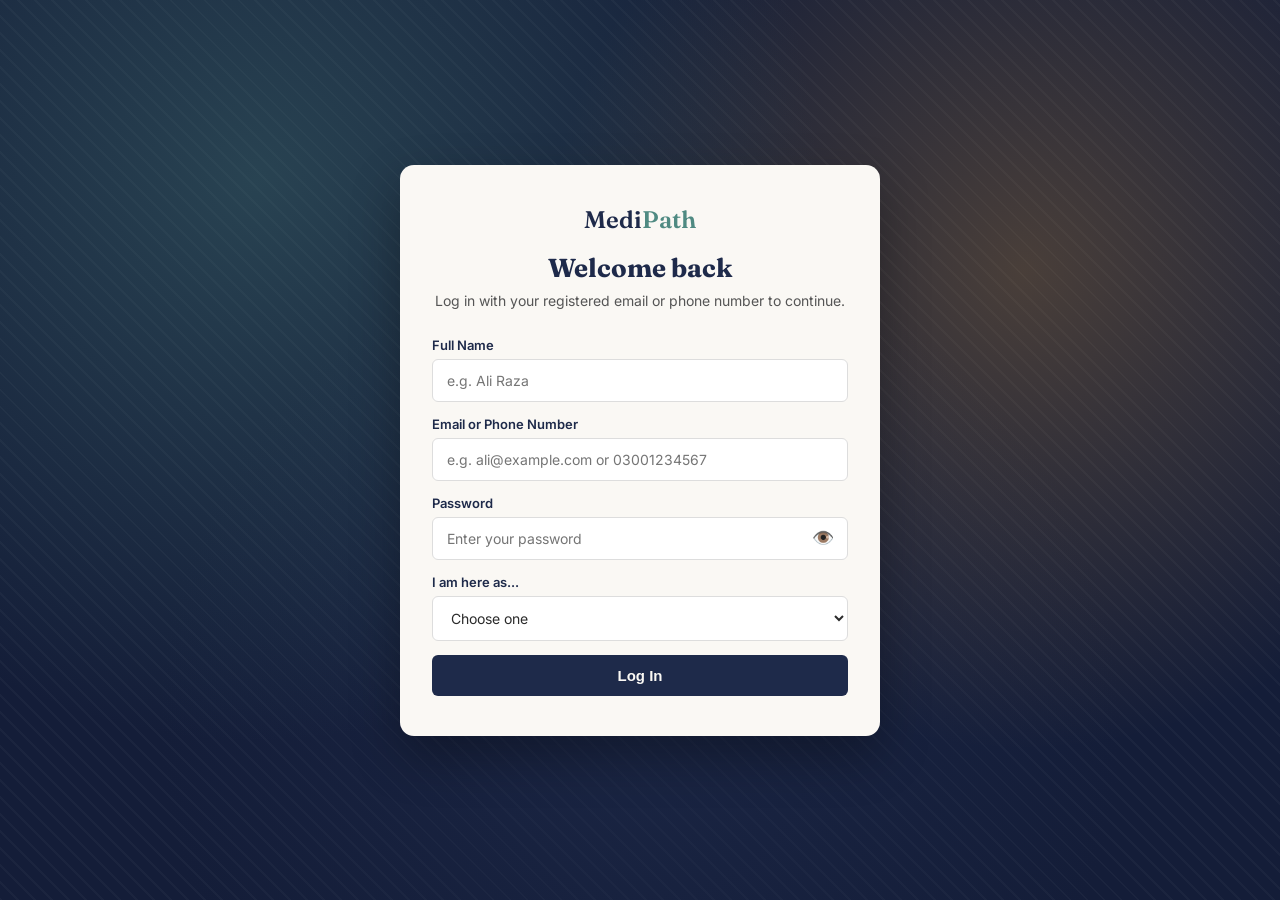
<file: index.html>
<!DOCTYPE html>
<html lang="en">
<head>
  <meta charset="UTF-8">
  <meta name="viewport" content="width=device-width, initial-scale=1.0">
  <meta name="description" content="MediPath helps patients and visitors find departments, doctors and rooms inside the hospital, with instant walking directions.">
  <meta name="theme-color" content="#0d6efd">
  <title>MediPath — Hospital Navigation System</title>

  <!-- small hospital-cross favicon so the tab doesn't look empty -->
  <link rel="icon" href="data:image/svg+xml,%3Csvg xmlns='http://www.w3.org/2000/svg' viewBox='0 0 100 100'%3E%3Crect width='100' height='100' rx='22' fill='%230d6efd'/%3E%3Cpath d='M38 50h24M50 38v24' stroke='white' stroke-width='11' stroke-linecap='round'/%3E%3C/svg%3E">

  <link rel="preconnect" href="https://fonts.googleapis.com">
  <link rel="preconnect" href="https://fonts.gstatic.com" crossorigin>
  <link href="https://fonts.googleapis.com/css2?family=Fraunces:opsz,wght@9..144,500;9..144,600&family=Inter:wght@400;500;600;700&display=swap" rel="stylesheet">
  <link rel="stylesheet" href="style.css">
  <script>
    // Login gate: bina login ke website aage nahi barhegi.
    // Agar 'medipath_user' save nahi hai to seedha login page par bhejo.
    try { if (!localStorage.getItem('medipath_user')) { location.replace('login.html'); } }
    catch (e) { location.replace('login.html'); }
  </script>
</head>
<body>

  <a class="skip-link" href="#home">Skip to main content</a>

  <!-- ======================= Top navigation bar ======================= -->
  <header class="navbar">
    <a class="logo" href="#home" aria-label="MediPath home">Medi<span>Path</span></a>

    <nav aria-label="Main navigation">
      <ul class="nav-links">
        <li><a href="#home">Home</a></li>
        <li><a href="#departments">Departments</a></li>
        <li><a href="#floors">Floor Guide</a></li>
        <li><a href="#location">Visit Us</a></li>
        <li><a href="#appointment">Appointment</a></li>
        <li><a href="#faq">FAQ</a></li>
        <li><a href="#contact">Contact</a></li>
      </ul>
    </nav>

    <a href="#emergency" class="emergency-btn" id="emergencyModeBtn">Emergency</a>
    <button type="button" class="theme-toggle" id="themeToggle" aria-pressed="false" aria-label="Toggle dark mode">🌙 Dark</button>
    <button type="button" class="logout-btn" id="logoutBtn">Logout</button>
  </header>

  <!-- Filled in by script.js — shows a greeting / role based banner -->
  <div class="role-banner" id="roleBanner" role="status" aria-live="polite"></div>

  <!-- ======================= Hero / search ======================= -->
  <section class="hero" id="home">
    <div class="hero-content">
      <h1>Find your way,<br>without the wander.</h1>
      <p>Search any room, department, or doctor — get instant walking directions inside the hospital.</p>
    </div>

    <div class="search-card">
      <label class="visually-hidden" for="searchInput">Search department, room number or doctor</label>
      <input type="text" id="searchInput" placeholder="Search department, room number or doctor..." autocomplete="off">
      <button type="button" id="micBtn" class="mic-btn" aria-label="Search by voice" title="Search by voice">🎤</button>
      <button type="button" id="searchBtn">Get Directions</button>
    </div>

    <!-- shortcuts for the two places people ask about most -->
    <div class="quick-access">
      <button type="button" class="quick-btn" id="quickEmergency">Emergency</button>
      <button type="button" class="quick-btn" id="quickReception">Reception</button>
    </div>
  </section>

  <!-- ======================= Departments ======================= -->
  <section class="departments" id="departments">
    <h2>Where do you need to go?</h2>

    <div class="filter-bar" id="filterBar" role="group" aria-label="Filter departments">
      <button type="button" class="filter-btn active" data-category="all" aria-pressed="true">All</button>
      <button type="button" class="filter-btn" data-category="ward" aria-pressed="false">Ward</button>
      <button type="button" class="filter-btn" data-category="emergency" aria-pressed="false">Emergency</button>
      <button type="button" class="filter-btn" data-category="laboratory" aria-pressed="false">Laboratory</button>
      <button type="button" class="filter-btn" data-category="opd" aria-pressed="false">OPD</button>
      <button type="button" class="filter-btn" data-category="today" aria-pressed="false">Available Today</button>
      <button type="button" class="filter-btn" data-category="open-now" aria-pressed="false">Open Now</button>
    </div>

    <!-- department cards are rendered here by script.js -->
    <div class="dept-grid" id="deptGrid"></div>
  </section>

  <!-- ======================= Floor guide ======================= -->
  <section class="floors" id="floors">
    <h2>Browse by floor</h2>

    <div class="floor-pills" id="floorPills" role="group" aria-label="Choose a floor">
      <button type="button" class="floor-pill active" data-floor="Ground Floor" aria-pressed="true">Ground</button>
      <button type="button" class="floor-pill" data-floor="1st Floor" aria-pressed="false">1st Floor</button>
      <button type="button" class="floor-pill" data-floor="2nd Floor" aria-pressed="false">2nd Floor</button>
      <button type="button" class="floor-pill" data-floor="3rd Floor" aria-pressed="false">3rd Floor</button>
    </div>

    <!-- filled in by script.js when a floor pill is clicked -->
    <div class="floor-map" id="floorMap">
      <p>Select a floor to see its departments here.</p>
    </div>
  </section>

  <!-- ======================= Visit us / map ======================= -->
  <section class="location" id="location">
    <h2>Visit Us</h2>

    <div class="location-wrap">
      <address class="location-info">
        <h3>MediPath General Hospital</h3>
        <p>Jail Road, Gulberg, Lahore, Punjab</p>
        <p>Visiting Hours: 10:00 AM to 8:00 PM (Daily)</p>
        <p>Parking: Main Gate &amp; Basement</p>
        <p>Cafeteria: Ground Floor, near Reception</p>
        <p>📞 Contact: <a href="tel:042111000000">042-111-000-000</a></p>
      </address>

      <div class="map-container">
        <iframe
          src="https://www.google.com/maps?q=Jail+Road+Gulberg+Lahore&output=embed"
          width="100%"
          height="100%"
          style="border:0;"
          allowfullscreen=""
          loading="lazy"
          title="Map showing MediPath General Hospital location">
        </iframe>
      </div>
    </div>
  </section>

  <!-- ======================= Appointment request ======================= -->
  <section class="appointment" id="appointment">
    <h2>Request an Appointment</h2>
    <p class="section-sub">Fill out the form and our team will contact you.</p>

    <form class="appt-form" id="apptForm">
      <label for="apptName">Full Name</label>
      <input type="text" id="apptName" placeholder="e.g. Ali Raza" autocomplete="name" required>

      <label for="apptPhone">Phone Number</label>
      <input type="tel" id="apptPhone" placeholder="e.g. 0300-1234567" autocomplete="tel" required>

      <label for="apptDept">Department</label>
      <select id="apptDept" required>
        <option value="" disabled selected>Select Department</option>
        <!-- options are added by script.js from the departments list -->
      </select>

      <label for="apptDate">Preferred Date</label>
      <input type="date" id="apptDate" required>

      <label for="apptMessage">Additional details <span class="optional">(optional)</span></label>
      <textarea id="apptMessage" placeholder="Anything we should know before your visit?" rows="3"></textarea>

      <button type="submit">Send Request</button>
    </form>

    <!-- confirmation message appears here after the form is submitted -->
    <p class="appt-confirmation" id="apptConfirmation" role="status" aria-live="polite"></p>
  </section>

  <!-- ======================= My appointments ======================= -->
  <section class="my-appts" id="myAppointments">
    <h2>My Appointments</h2>
    <p class="section-sub">Your booked tokens are saved on this device.</p>
    <div id="apptList"></div>
  </section>

  <!-- ======================= FAQs ======================= -->
  <section class="faq" id="faq">
    <h2>Frequently Asked Questions</h2>

    <div class="faq-list" id="faqList">
      <div class="faq-item">
        <button type="button" class="faq-question" aria-expanded="false" aria-controls="faq-a1">What are the visiting hours?</button>
        <div class="faq-answer" id="faq-a1"><p>Visiting hours are 10:00 AM to 8:00 PM, daily. ICU visits are limited to 5–6 PM only.</p></div>
      </div>
      <div class="faq-item">
        <button type="button" class="faq-question" aria-expanded="false" aria-controls="faq-a2">Is the Emergency department open 24/7?</button>
        <div class="faq-answer" id="faq-a2"><p>Yes, the Emergency department is open 24 hours a day, all seven days of the week.</p></div>
      </div>
      <div class="faq-item">
        <button type="button" class="faq-question" aria-expanded="false" aria-controls="faq-a3">Is OPD open on Sunday?</button>
        <div class="faq-answer" id="faq-a3"><p>No, OPD departments are open Monday through Saturday — closed on Sunday.</p></div>
      </div>
      <div class="faq-item">
        <button type="button" class="faq-question" aria-expanded="false" aria-controls="faq-a4">Is parking available?</button>
        <div class="faq-answer" id="faq-a4"><p>Yes, parking is available at both the Main Gate and the Basement.</p></div>
      </div>
      <div class="faq-item">
        <button type="button" class="faq-question" aria-expanded="false" aria-controls="faq-a5">How can I check a doctor's schedule?</button>
        <div class="faq-answer" id="faq-a5"><p>Click on any department card — the popup shows the doctor's name, days, and timing.</p></div>
      </div>
    </div>
  </section>

  <!-- ======================= Footer ======================= -->
  <footer id="contact">
    <div class="footer-col">
      <h4>MediPath</h4>
      <p>Helping patients and visitors navigate hospitals with confidence.</p>
    </div>

    <div class="footer-col">
      <h4>Quick Links</h4>
      <p><a href="#departments">Departments</a></p>
      <p><a href="#floors">Floor Guide</a></p>
      <p><a href="#emergency">Emergency Info</a></p>
    </div>

    <div class="footer-col" id="emergency">
      <h4>Emergency Contact</h4>
      <address>
        <p>Helpline: <a href="tel:1122">1122</a></p>
        <p>Front Desk: <a href="tel:042111000000">042-111-000-000</a></p>
      </address>
    </div>
  </footer>

  <!-- ======================= Department info popup ======================= -->
  <div class="modal-overlay" id="modalOverlay">
    <div class="modal-box" role="dialog" aria-modal="true" aria-labelledby="modalName">
      <button type="button" class="modal-close" id="modalClose" aria-label="Close popup">&times;</button>
      <span class="modal-tag" id="modalCategory"></span>
      <h3 id="modalName"></h3>
      <p><strong>Floor:</strong> <span id="modalFloor"></span></p>
      <p><strong>Doctor:</strong> <span id="modalDoctor"></span></p>
      <p><strong>Contact:</strong> <span id="modalContact"></span></p>
      <p><strong>Timing:</strong> <span id="modalTiming"></span></p>
      <div id="modalStatus"></div>
      <div class="modal-directions">
        <strong>Get Directions:</strong>
        <ol id="modalDirections"></ol>
        <button type="button" class="nav-start-btn" id="navStartBtn">Start Step-by-Step Navigation</button>
        <div class="step-nav" id="stepNav" hidden>
          <p class="step-count" id="stepCount"></p>
          <p class="step-text" id="stepText"></p>
          <div class="step-btns">
            <button type="button" id="stepPrevBtn">← Previous</button>
            <button type="button" id="stepNextBtn">Next →</button>
          </div>
          <button type="button" class="nav-exit-btn" id="navExitBtn">Back to full list</button>
        </div>
      </div>
    </div>
  </div>

  <script src="script.js"></script>
</body>
</html>
</file>
<file: style.css>
/* ==========================================================
   MediPath — main stylesheet
   Design: original project theme (indigo / cream / amber / teal)
   Covers: home page (index.html) + login page (login.html)
   ========================================================== */

/* ---- Design tokens ---- */
:root {
  --indigo: #1E2A4A;
  --indigo-dark: #141d38;
  --cream: #FAF8F4;
  --amber: #E8A33D;
  --teal: #4F8A82;
  --charcoal: #2B2B2B;
  --font-head: "Fraunces", serif;
  --font-body: "Inter", sans-serif;
}

* { margin: 0; padding: 0; box-sizing: border-box; }

html { scroll-behavior: smooth; }

body {
  font-family: var(--font-body);
  color: var(--charcoal);
  background: var(--cream);
}

/* ---- Accessibility helpers ---- */
.visually-hidden {
  position: absolute; width: 1px; height: 1px;
  overflow: hidden; clip: rect(0 0 0 0); white-space: nowrap;
}

.skip-link {
  position: absolute; left: 16px; top: -60px; z-index: 200;
  background: var(--indigo); color: var(--cream);
  padding: 10px 18px; border-radius: 8px; text-decoration: none;
  transition: top 0.2s ease;
}
.skip-link:focus { top: 12px; color: var(--cream); }

/* ---- Navbar ---- */
.navbar {
  display: flex;
  align-items: center;
  justify-content: space-between;
  padding: 20px 6%;
  background: var(--cream);
}

.logo {
  font-family: var(--font-head);
  font-size: 24px;
  font-weight: 600;
  color: var(--indigo);
  text-decoration: none;
  white-space: nowrap;
}
.logo span { color: var(--teal); }

.nav-links {
  list-style: none;
  display: flex;
  gap: 32px;
}
.nav-links a {
  text-decoration: none;
  color: var(--charcoal);
  font-weight: 500;
  font-size: 15px;
}
.nav-links a:hover { color: var(--teal); }

.emergency-btn {
  background: var(--amber);
  color: var(--indigo-dark);
  padding: 10px 20px;
  border-radius: 6px;
  text-decoration: none;
  font-weight: 600;
  font-size: 14px;
  border: none;
  cursor: pointer;
  font-family: var(--font-body);
  white-space: nowrap;
}
.emergency-btn:hover { filter: brightness(0.95); }

/* ---- Hero with background image ---- */
.hero {
  position: relative;
  min-height: 78vh;
  display: flex;
  flex-direction: column;
  justify-content: center;
  padding: 0 6%;
  background:
    linear-gradient(180deg, rgba(20, 29, 56, 0.75) 0%, rgba(20, 29, 56, 0.55) 60%, rgba(20, 29, 56, 0.85) 100%),
    url("https://images.unsplash.com/photo-1516549655169-df83a0774514?auto=format&fit=crop&w=1600&q=80")
    center/cover no-repeat;
  color: var(--cream);
}

.hero-content { max-width: 620px; }

.hero-content h1 {
  font-family: var(--font-head);
  font-size: clamp(32px, 5vw, 54px);
  font-weight: 600;
  line-height: 1.15;
  margin-bottom: 18px;
}

.hero-content p {
  font-size: 17px;
  line-height: 1.6;
  color: #E7E4DC;
  max-width: 480px;
}

/* Floating search card */
.search-card {
  margin-top: 40px;
  background: var(--cream);
  padding: 14px;
  border-radius: 10px;
  display: flex;
  gap: 10px;
  max-width: 560px;
  box-shadow: 0 12px 30px rgba(0,0,0,0.25);
}

.search-card input {
  flex: 1;
  border: none;
  outline: none;
  padding: 10px 14px;
  font-size: 15px;
  font-family: var(--font-body);
  border-radius: 6px;
  background: #F0EDE6;
  color: var(--charcoal);
}

.search-card button {
  background: var(--indigo);
  color: var(--cream);
  border: none;
  padding: 10px 20px;
  border-radius: 6px;
  font-weight: 600;
  cursor: pointer;
  font-size: 15px;
  white-space: nowrap;
}
.search-card button:hover { background: var(--teal); }

/* ---- Departments ---- */
.departments {
  padding: 70px 6%;
  text-align: center;
}

.departments h2 {
  font-family: var(--font-head);
  font-size: 30px;
  color: var(--indigo);
  margin-bottom: 36px;
}

.dept-grid {
  display: grid;
  grid-template-columns: repeat(auto-fit, minmax(200px, 1fr));
  gap: 20px;
  text-align: left;
}

.dept-card {
  background: #fff;
  border-left: 4px solid var(--teal);
  padding: 20px;
  border-radius: 6px;
}

.dept-card h3 {
  font-family: var(--font-head);
  font-size: 18px;
  color: var(--indigo);
  margin-bottom: 6px;
}

.dept-card p { font-size: 14px; color: #555; }

/* ---- Floor guide ---- */
.floors {
  padding: 0 6% 70px;
  text-align: center;
}

.floors h2 {
  font-family: var(--font-head);
  font-size: 30px;
  color: var(--indigo);
  margin-bottom: 24px;
}

.floor-pills {
  display: flex;
  justify-content: center;
  gap: 12px;
  margin-bottom: 30px;
  flex-wrap: wrap;
}

.floor-pill {
  padding: 8px 18px;
  border-radius: 999px;
  border: 1px solid var(--indigo);
  background: transparent;
  color: var(--indigo);
  font-weight: 500;
  cursor: pointer;
  font-family: var(--font-body);
  font-size: 14px;
}

.floor-pill.active,
.floor-pill:hover {
  background: var(--indigo);
  color: var(--cream);
}

.floor-map {
  background: #fff;
  border-radius: 8px;
  padding: 28px 24px;
  color: #777;
  max-width: 720px;
  margin: 0 auto;
  text-align: left;
}

.floor-map > p { text-align: center; }

.floor-row {
  display: flex;
  justify-content: space-between;
  align-items: center;
  gap: 12px;
  padding: 12px 6px;
  border-bottom: 1px solid #eee7d8;
  cursor: pointer;
}
.floor-row:last-child { border-bottom: none; }
.floor-row:hover .floor-row-name { color: var(--teal); }
.floor-row-name { font-weight: 600; color: var(--indigo); font-size: 15px; }
.floor-row-room { font-size: 13px; color: #777; white-space: nowrap; }

/* ---- Footer ---- */
footer {
  background: var(--indigo-dark);
  color: var(--cream);
  padding: 50px 6%;
  display: grid;
  grid-template-columns: repeat(auto-fit, minmax(200px, 1fr));
  gap: 30px;
}

.footer-col h4 {
  font-family: var(--font-head);
  margin-bottom: 12px;
  color: var(--amber);
}

.footer-col p {
  font-size: 14px;
  color: #D8D5CC;
  margin-bottom: 6px;
}

.footer-col a { color: inherit; text-decoration: none; }
.footer-col a:hover { text-decoration: underline; }
.footer-col address { font-style: normal; }

/* ---- Filter buttons ---- */
.filter-bar {
  display: flex;
  justify-content: center;
  gap: 10px;
  flex-wrap: wrap;
  margin-bottom: 30px;
}

.filter-btn {
  padding: 8px 16px;
  border-radius: 999px;
  border: 1px solid var(--teal);
  background: transparent;
  color: var(--teal);
  font-weight: 500;
  cursor: pointer;
  font-family: var(--font-body);
  font-size: 14px;
}

.filter-btn.active,
.filter-btn:hover {
  background: var(--teal);
  color: var(--cream);
}

/* ---- Department color coding ---- */
/* Each category gets its own left-border color so the list reads at a glance */
.dept-card.emergency { border-left-color: #D64545; }
.dept-card.ward      { border-left-color: #3B6FB6; }
.dept-card.laboratory{ border-left-color: #3F9142; }
.dept-card.opd       { border-left-color: var(--amber); }

.dept-card { cursor: pointer; transition: transform 0.15s ease; }
.dept-card:hover { transform: translateY(-3px); }

.dept-card .tag {
  display: inline-block;
  font-size: 11px;
  text-transform: uppercase;
  letter-spacing: 0.5px;
  margin-top: 6px;
  color: #888;
}

/* ---- Emergency mode ---- */
body.emergency-mode .departments h2::after {
  content: " (Emergency Mode)";
  color: #D64545;
  font-size: 16px;
}

body.emergency-mode .filter-bar { display: none; }

/* ---- Popup / Modal ---- */
.modal-overlay {
  display: none;
  position: fixed;
  inset: 0;
  background: rgba(20, 29, 56, 0.55);
  align-items: center;
  justify-content: center;
  z-index: 100;
  padding: 20px;
}

.modal-overlay.open { display: flex; }

.modal-box {
  background: var(--cream);
  border-radius: 10px;
  padding: 28px;
  max-width: 420px;
  width: 100%;
  max-height: 88vh;
  overflow-y: auto;
  position: relative;
}

.modal-close {
  position: absolute;
  top: 12px;
  right: 16px;
  border: none;
  background: none;
  font-size: 22px;
  cursor: pointer;
  color: var(--indigo);
}

.modal-tag {
  display: inline-block;
  font-size: 12px;
  text-transform: uppercase;
  font-weight: 600;
  padding: 3px 10px;
  border-radius: 999px;
  background: var(--teal);
  color: var(--cream);
  margin-bottom: 10px;
}

.modal-box h3 {
  font-family: var(--font-head);
  color: var(--indigo);
  margin-bottom: 12px;
}

.modal-box p { margin-bottom: 6px; font-size: 14px; }

.modal-directions { margin-top: 14px; }
.modal-directions ol { margin: 8px 0 0 18px; font-size: 14px; }
.modal-directions li { margin-bottom: 4px; }

/* ---- Location / Map section ---- */
.location {
  padding: 70px 6%;
  text-align: center;
}

.location h2 {
  font-family: var(--font-head);
  font-size: 30px;
  color: var(--indigo);
  margin-bottom: 30px;
}

.location-wrap {
  display: grid;
  grid-template-columns: 1fr 1.2fr;
  gap: 30px;
  text-align: left;
  align-items: stretch;
}

.location-info {
  background: #fff;
  border-radius: 8px;
  padding: 28px;
  font-style: normal;
}

.location-info h3 {
  font-family: var(--font-head);
  color: var(--indigo);
  margin-bottom: 14px;
  font-size: 20px;
}

.location-info p {
  font-size: 14px;
  color: #444;
  margin-bottom: 10px;
}

.location-info a { color: var(--teal); font-weight: 600; text-decoration: none; }

.map-container {
  border-radius: 8px;
  overflow: hidden;
  min-height: 280px;
}
.map-container iframe { display: block; }

@media (max-width: 700px) {
  .location-wrap { grid-template-columns: 1fr; }
}

/* ---- Login Page ---- */
.login-page {
  min-height: 100vh;
  display: flex;
  align-items: center;
  justify-content: center;
  padding: 20px;
  background-color: var(--indigo-dark);
  background-image:
    radial-gradient(circle at 20% 20%, rgba(79, 138, 130, 0.35) 0%, transparent 45%),
    radial-gradient(circle at 80% 30%, rgba(232, 163, 61, 0.25) 0%, transparent 40%),
    radial-gradient(circle at 50% 80%, rgba(30, 42, 74, 0.6) 0%, transparent 50%),
    repeating-linear-gradient(45deg, rgba(255,255,255,0.03) 0px, rgba(255,255,255,0.03) 2px, transparent 2px, transparent 12px);
  background-size: cover;
}

.login-card {
  background: var(--cream);
  border-radius: 14px;
  padding: 40px 32px;
  max-width: 480px;
  width: 100%;
  text-align: center;
  box-shadow: 0 20px 50px rgba(0,0,0,0.3);
}

.login-card .logo { margin-bottom: 18px; display: inline-block; }

.login-card h1 {
  font-family: var(--font-head);
  font-size: 26px;
  color: var(--indigo);
  margin-bottom: 8px;
}

.login-card p {
  font-size: 14px;
  color: #555;
  margin-bottom: 28px;
}

.login-card .appt-form { text-align: left; }

.guest-link { margin-top: 18px; font-size: 13px; color: #555; }
.guest-link a { color: var(--teal); font-weight: 600; text-decoration: none; }
.guest-link a:hover { text-decoration: underline; }

/* ---- Role banner on home page ---- */
.role-banner {
  display: none;
  background: var(--teal);
  color: var(--cream);
  text-align: center;
  padding: 8px 6%;
  font-size: 13px;
}
.role-banner.show { display: block; }

.role-banner a {
  color: var(--cream);
  text-decoration: underline;
  margin-left: 10px;
}
.role-banner strong { color: #fff; }

/* ---- Availability badge on dept cards ---- */
.dept-card .badge {
  display: inline-block;
  font-size: 11px;
  font-weight: 600;
  padding: 2px 9px;
  border-radius: 999px;
  margin-top: 8px;
}
.badge.open   { background: #DFF3E1; color: #1E7D32; }
.badge.closed { background: #FBE1E1; color: #B23A3A; }

/* ---- Dark mode toggle button ---- */
.theme-toggle {
  border: 1px solid var(--indigo);
  background: transparent;
  color: var(--indigo);
  border-radius: 999px;
  padding: 6px 14px;
  font-size: 13px;
  cursor: pointer;
  margin-left: 12px;
  font-family: var(--font-body);
  white-space: nowrap;
}
.theme-toggle:hover { border-color: var(--teal); color: var(--teal); }

/* ---- Dark mode overrides ---- */
body.dark-mode {
  --cream: #1B1F2A;
  --charcoal: #EDEDED;
  --indigo: #93a9dd;
  --indigo-dark: #0d1322;
  background: var(--cream);
}
body.dark-mode .navbar { background: var(--cream); }
body.dark-mode .dept-card,
body.dark-mode .location-info,
body.dark-mode .floor-map,
body.dark-mode .modal-box,
body.dark-mode .appointment,
body.dark-mode .faq-item {
  background: #262B38;
  color: #EDEDED;
}
body.dark-mode .dept-card h3,
body.dark-mode .location-info h3,
body.dark-mode .modal-box h3,
body.dark-mode .floor-row-name { color: #dbe4f7; }
body.dark-mode .dept-card p,
body.dark-mode .location-info p,
body.dark-mode .faq-answer { color: #b9c2d4; }
body.dark-mode .faq-question { color: #dbe4f7; }
body.dark-mode .faq-item { border-bottom-color: #39415a; }
body.dark-mode .floor-row { border-bottom-color: #39415a; }
body.dark-mode .floor-row-room { color: #9aa5bd; }
body.dark-mode .appt-form input,
body.dark-mode .appt-form select,
body.dark-mode .appt-form textarea { background: #2F3444; color: #fff; border-color: #444; }
body.dark-mode .search-card { background: #262B38; }
body.dark-mode .search-card input { background: #2F3444; color: #fff; }
body.dark-mode .search-card button { background: var(--teal); }
body.dark-mode .login-card { background: #262B38; }
body.dark-mode .login-card h1 { color: #dbe4f7; }
body.dark-mode .login-card p,
body.dark-mode .guest-link { color: #b9c2d4; }

/* ---- Quick access buttons (hero) ---- */
.quick-access {
  display: flex;
  gap: 12px;
  margin-top: 18px;
  flex-wrap: wrap;
}

.quick-btn {
  background: rgba(255,255,255,0.15);
  border: 1px solid rgba(255,255,255,0.5);
  color: var(--cream);
  padding: 8px 18px;
  border-radius: 999px;
  font-weight: 600;
  font-size: 13px;
  cursor: pointer;
  font-family: var(--font-body);
}
.quick-btn:hover { background: var(--amber); border-color: var(--amber); color: var(--indigo-dark); }

/* ---- Appointment form ---- */
.appointment {
  padding: 70px 6%;
  text-align: center;
  background: #fff;
}

.appointment h2 {
  font-family: var(--font-head);
  font-size: 30px;
  color: var(--indigo);
}

.section-sub { font-size: 14px; color: #666; margin-bottom: 28px; }

.appt-form {
  max-width: 480px;
  margin: 0 auto;
  display: flex;
  flex-direction: column;
  gap: 14px;
  text-align: left;
}

.appt-form label {
  font-size: 13px;
  font-weight: 600;
  color: var(--indigo);
  margin-bottom: -8px;
}
.appt-form label .optional { font-weight: 400; color: #888; }

.appt-form input,
.appt-form select,
.appt-form textarea {
  padding: 12px 14px;
  border: 1px solid #ddd;
  border-radius: 6px;
  font-family: var(--font-body);
  font-size: 14px;
  background: #fff;
  color: var(--charcoal);
  width: 100%;
}

.appt-form button {
  background: var(--indigo);
  color: var(--cream);
  border: none;
  padding: 12px;
  border-radius: 6px;
  font-weight: 600;
  cursor: pointer;
  font-size: 15px;
}
.appt-form button:hover { background: var(--teal); }

.appt-confirmation {
  max-width: 480px;
  margin: 16px auto 0;
  font-size: 14px;
  font-weight: 600;
  color: #1E7D32;
  display: none;
}
.appt-confirmation.show { display: block; }

/* ---- FAQ accordion ---- */
.faq {
  padding: 70px 6%;
  max-width: 720px;
  margin: 0 auto;
}

.faq h2 {
  font-family: var(--font-head);
  font-size: 30px;
  color: var(--indigo);
  text-align: center;
  margin-bottom: 30px;
}

.faq-item {
  border-bottom: 1px solid #e2ded5;
}

.faq-question {
  width: 100%;
  text-align: left;
  background: none;
  border: none;
  padding: 16px 4px;
  font-size: 15px;
  font-weight: 600;
  color: var(--indigo);
  cursor: pointer;
  display: flex;
  justify-content: space-between;
  align-items: center;
  gap: 12px;
  font-family: var(--font-body);
}
.faq-question::after { content: "+"; font-size: 20px; flex-shrink: 0; }
.faq-item.open .faq-question::after { content: "−"; }

.faq-answer {
  max-height: 0;
  overflow: hidden;
  transition: max-height 0.2s ease;
  font-size: 14px;
  color: #555;
}
.faq-answer p { padding: 0 4px 14px; }
.faq-item.open .faq-answer { max-height: 200px; }

/* ---- "No results" box for search ---- */
.no-results {
  grid-column: 1 / -1;
  text-align: center;
  color: #777;
  padding: 40px 16px;
  border: 1px dashed #d8d2c2;
  border-radius: 8px;
  font-size: 14px;
}

/* ---- Responsive ---- */
@media (max-width: 700px) {
  .navbar { flex-wrap: wrap; gap: 12px; }
  .nav-links { gap: 16px; flex-wrap: wrap; }
  .search-card { flex-direction: column; }
  .location-wrap { grid-template-columns: 1fr; }
}

/* ---- Login error message + demo accounts box ---- */
.login-error {
  display: none;
  background: #fdecec;
  color: #b3261e;
  border: 1px solid #f3b7b3;
  padding: 10px 12px;
  border-radius: 10px;
  font-size: 13.5px;
  margin: 0 0 14px;
}
.login-error.show { display: block; }

.demo-box {
  margin-top: 16px;
  background: #eef1f6;
  border: 1px solid #dfe3ea;
  border-radius: 10px;
  padding: 12px 14px;
  font-size: 12.5px;
  line-height: 1.7;
  color: #5a6272;
  text-align: left;
}
.demo-box b { color: #1E2A4A; }

/* ============================================================
   New features: live open-status, voice search, step-by-step
   navigation, appointment tokens
   ============================================================ */

/* ---- Open now / Closed status line ---- */
.dept-status {
  display: flex;
  align-items: center;
  justify-content: center;
  gap: 7px;
  font-weight: 600;
  font-size: 13.5px;
  margin: 8px 0 2px;
}
.dept-status.open { color: #1E7D32; }
.dept-status.closed { color: #B23A3A; }
.open-dot {
  width: 9px;
  height: 9px;
  border-radius: 50%;
  background: currentColor;
  display: inline-block;
}
.dept-status.open .open-dot { animation: dot-pulse 1.6s infinite; }
@keyframes dot-pulse { 0%, 100% { opacity: 1; } 50% { opacity: .35; } }
#modalStatus .dept-status { justify-content: flex-start; margin: 4px 0; }

/* ---- Voice search mic button ---- */
.search-card .mic-btn { padding: 10px 14px; font-size: 17px; }
.search-card .mic-btn.listening { background: #b3261e; animation: dot-pulse 1s infinite; }
.search-card .mic-btn:disabled { opacity: .45; cursor: not-allowed; }

/* ---- Step-by-step navigation inside the popup ---- */
.nav-start-btn {
  margin-top: 12px;
  background: var(--indigo);
  color: var(--cream);
  border: none;
  padding: 10px 18px;
  border-radius: 8px;
  font-weight: 600;
  cursor: pointer;
  font-size: 14px;
}
.nav-start-btn:hover { background: var(--teal); }
.step-nav[hidden],
#modalDirections[hidden],
.nav-start-btn[hidden] { display: none; }
.step-nav {
  margin-top: 12px;
  background: #eef3f7;
  border-radius: 10px;
  padding: 16px;
  text-align: left;
}
.step-count {
  font-size: 12.5px;
  font-weight: 700;
  color: var(--teal);
  text-transform: uppercase;
  letter-spacing: .5px;
  margin: 0 0 8px;
}
.step-text {
  font-size: 17px;
  font-weight: 600;
  color: var(--indigo);
  margin: 0 0 14px;
  line-height: 1.5;
}
.step-btns { display: flex; gap: 10px; }
.step-btns button {
  flex: 1;
  padding: 10px;
  border-radius: 8px;
  border: none;
  cursor: pointer;
  background: var(--indigo);
  color: var(--cream);
  font-weight: 600;
  font-size: 14px;
}
.step-btns button:hover:not(:disabled) { background: var(--teal); }
.step-btns button:disabled { opacity: .4; cursor: not-allowed; }
.nav-exit-btn {
  margin-top: 10px;
  background: none;
  border: none;
  color: var(--teal);
  font-size: 13.5px;
  font-weight: 600;
  cursor: pointer;
  text-decoration: underline;
  padding: 0;
}

/* ---- My appointments ---- */
.my-appts {
  padding: 70px 6%;
  text-align: center;
  background: #f4f1ea;
}
.my-appts h2 {
  font-family: var(--font-head);
  font-size: 30px;
  margin-bottom: 6px;
}
#apptList {
  max-width: 620px;
  margin: 26px auto 0;
  display: flex;
  flex-direction: column;
  gap: 12px;
}
.no-bookings { color: #6b7280; }
.appt-item {
  display: flex;
  align-items: center;
  justify-content: space-between;
  gap: 12px;
  background: #fff;
  border: 1px solid #e5e0d5;
  border-radius: 12px;
  padding: 14px 16px;
  text-align: left;
}
.appt-item p { margin: 6px 0 0; font-size: 14px; }
.appt-item .muted { color: #6b7280; font-size: 13px; }
.token-badge {
  display: inline-block;
  background: var(--indigo);
  color: var(--cream);
  font-weight: 700;
  font-size: 14px;
  letter-spacing: .5px;
  padding: 5px 12px;
  border-radius: 20px;
}
.cancel-btn {
  background: #FBE1E1;
  color: #B23A3A;
  border: none;
  border-radius: 8px;
  padding: 8px 14px;
  font-weight: 600;
  cursor: pointer;
  font-size: 13.5px;
  white-space: nowrap;
}
.cancel-btn:hover { background: #f6c9c9; }

/* ---- dark mode for the new bits ---- */
body.dark-mode .step-nav { background: #262B38; }
body.dark-mode .step-text { color: #dbe4f7; }
body.dark-mode .my-appts { background: #1a1f2e; }
body.dark-mode .appt-item { background: #262B38; border-color: #3a4152; }
body.dark-mode .appt-item .muted,
body.dark-mode .no-bookings { color: #9aa3b5; }

/* ---- Logout button in the navbar ---- */
.logout-btn {
  background: transparent;
  color: var(--charcoal);
  border: 1px solid var(--charcoal);
  padding: 8px 16px;
  border-radius: 6px;
  font-weight: 600;
  cursor: pointer;
  font-size: 14px;
  white-space: nowrap;
  opacity: .8;
}
.logout-btn:hover { opacity: 1; background: rgba(128, 128, 128, .12); }


/* ---- Show / hide password eye button ---- */
.password-wrap { position: relative; }
.password-wrap input { padding-right: 44px; }
.appt-form .toggle-password {
  position: absolute;
  right: 6px;
  top: 50%;
  transform: translateY(-50%);
  width: auto;
  background: transparent;
  border: none;
  padding: 6px 8px;
  font-size: 18px;
  cursor: pointer;
  line-height: 1;
}
.appt-form .toggle-password:hover { background: transparent; }
</file>
